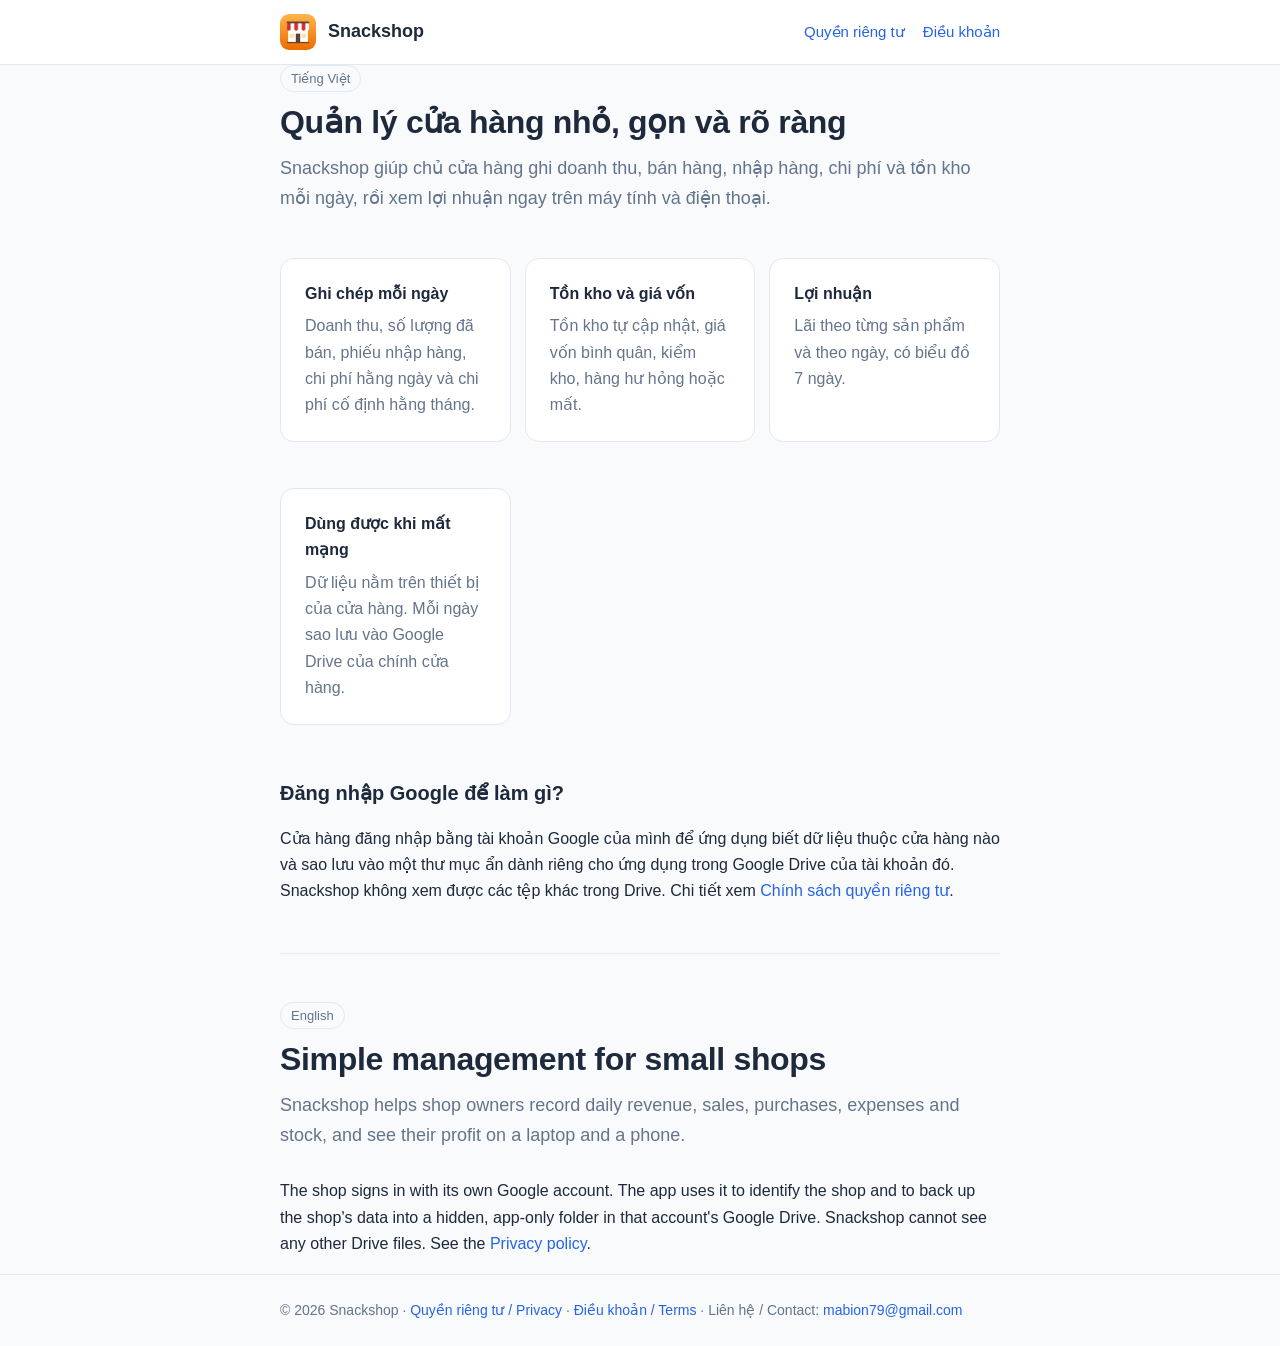
<file: index.html>
<!doctype html>
<html lang="vi">
<head>
<meta charset="utf-8">
<meta name="viewport" content="width=device-width, initial-scale=1">
<title>Snackshop — Quản lý cửa hàng nhỏ</title>
<meta name="description" content="Snackshop: ứng dụng quản lý doanh thu, bán hàng, nhập hàng, chi phí và tồn kho cho cửa hàng nhỏ. Hoạt động ngoại tuyến, sao lưu vào Google Drive của chính cửa hàng.">
<link rel="icon" href="icon.png">
<link rel="stylesheet" href="style.css">
</head>
<body>
<header><div class="wrap bar">
  <img src="icon.png" alt="">
  <b>Snackshop</b>
  <nav><a href="privacy.html">Quyền riêng tư</a><a href="terms.html">Điều khoản</a></nav>
</div></header>

<main class="wrap">
  <span class="lang">Tiếng Việt</span>
  <h1>Quản lý cửa hàng nhỏ, gọn và rõ ràng</h1>
  <p class="lead">Snackshop giúp chủ cửa hàng ghi doanh thu, bán hàng, nhập hàng, chi phí và tồn kho mỗi ngày, rồi xem lợi nhuận ngay trên máy tính và điện thoại.</p>

  <div class="grid">
    <div class="card"><h3>Ghi chép mỗi ngày</h3><p>Doanh thu, số lượng đã bán, phiếu nhập hàng, chi phí hằng ngày và chi phí cố định hằng tháng.</p></div>
    <div class="card"><h3>Tồn kho và giá vốn</h3><p>Tồn kho tự cập nhật, giá vốn bình quân, kiểm kho, hàng hư hỏng hoặc mất.</p></div>
    <div class="card"><h3>Lợi nhuận</h3><p>Lãi theo từng sản phẩm và theo ngày, có biểu đồ 7 ngày.</p></div>
    <div class="card"><h3>Dùng được khi mất mạng</h3><p>Dữ liệu nằm trên thiết bị của cửa hàng. Mỗi ngày sao lưu vào Google Drive của chính cửa hàng.</p></div>
  </div>

  <h2>Đăng nhập Google để làm gì?</h2>
  <p>Cửa hàng đăng nhập bằng tài khoản Google của mình để ứng dụng biết dữ liệu thuộc cửa hàng nào và sao lưu vào một thư mục ẩn dành riêng cho ứng dụng trong Google Drive của tài khoản đó. Snackshop không xem được các tệp khác trong Drive. Chi tiết xem <a href="privacy.html">Chính sách quyền riêng tư</a>.</p>

  <hr>

  <span class="lang">English</span>
  <h1>Simple management for small shops</h1>
  <p class="lead">Snackshop helps shop owners record daily revenue, sales, purchases, expenses and stock, and see their profit on a laptop and a phone.</p>
  <p>The shop signs in with its own Google account. The app uses it to identify the shop and to back up the shop's data into a hidden, app-only folder in that account's Google Drive. Snackshop cannot see any other Drive files. See the <a href="privacy.html#en">Privacy policy</a>.</p>
</main>

<footer><div class="wrap">© 2026 Snackshop · <a href="privacy.html">Quyền riêng tư / Privacy</a> · <a href="terms.html">Điều khoản / Terms</a> · Liên hệ / Contact: <a href="mailto:mabion79@gmail.com">mabion79@gmail.com</a></div></footer>
</body>
</html>
</file>
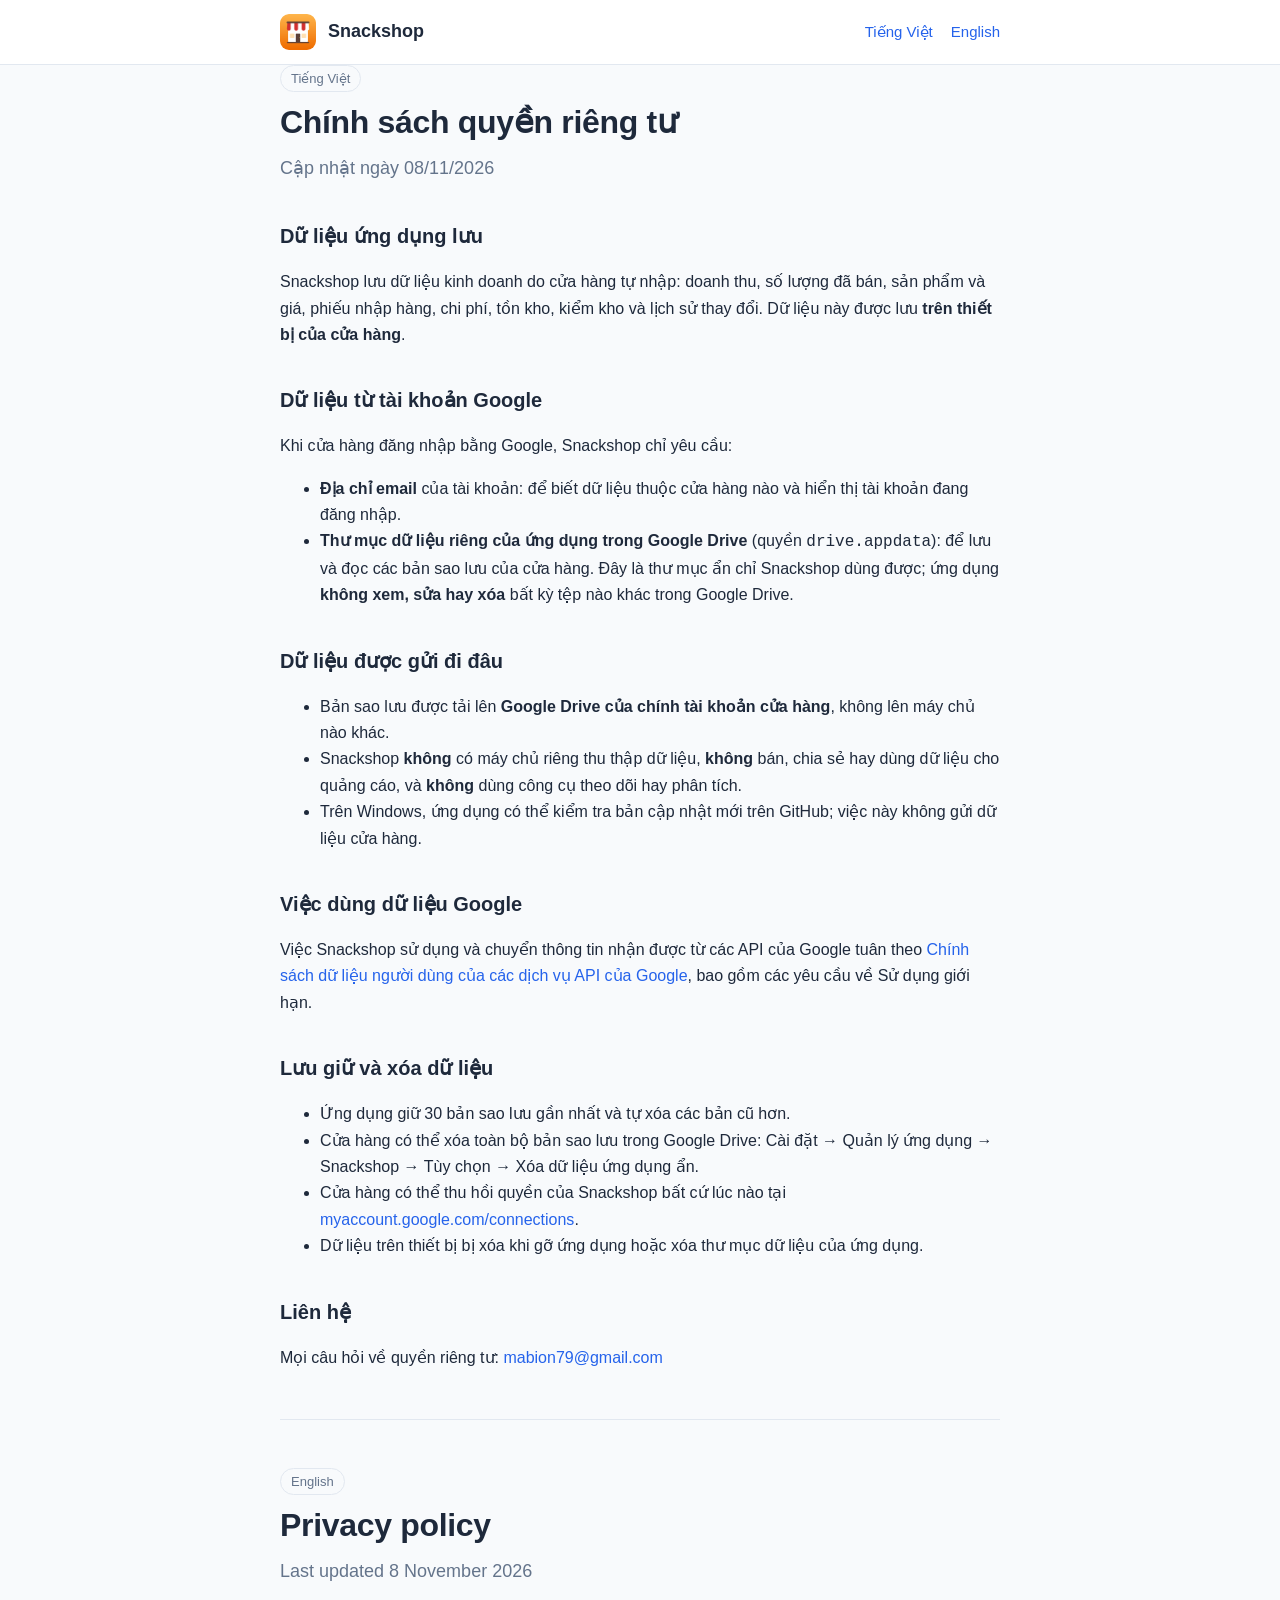
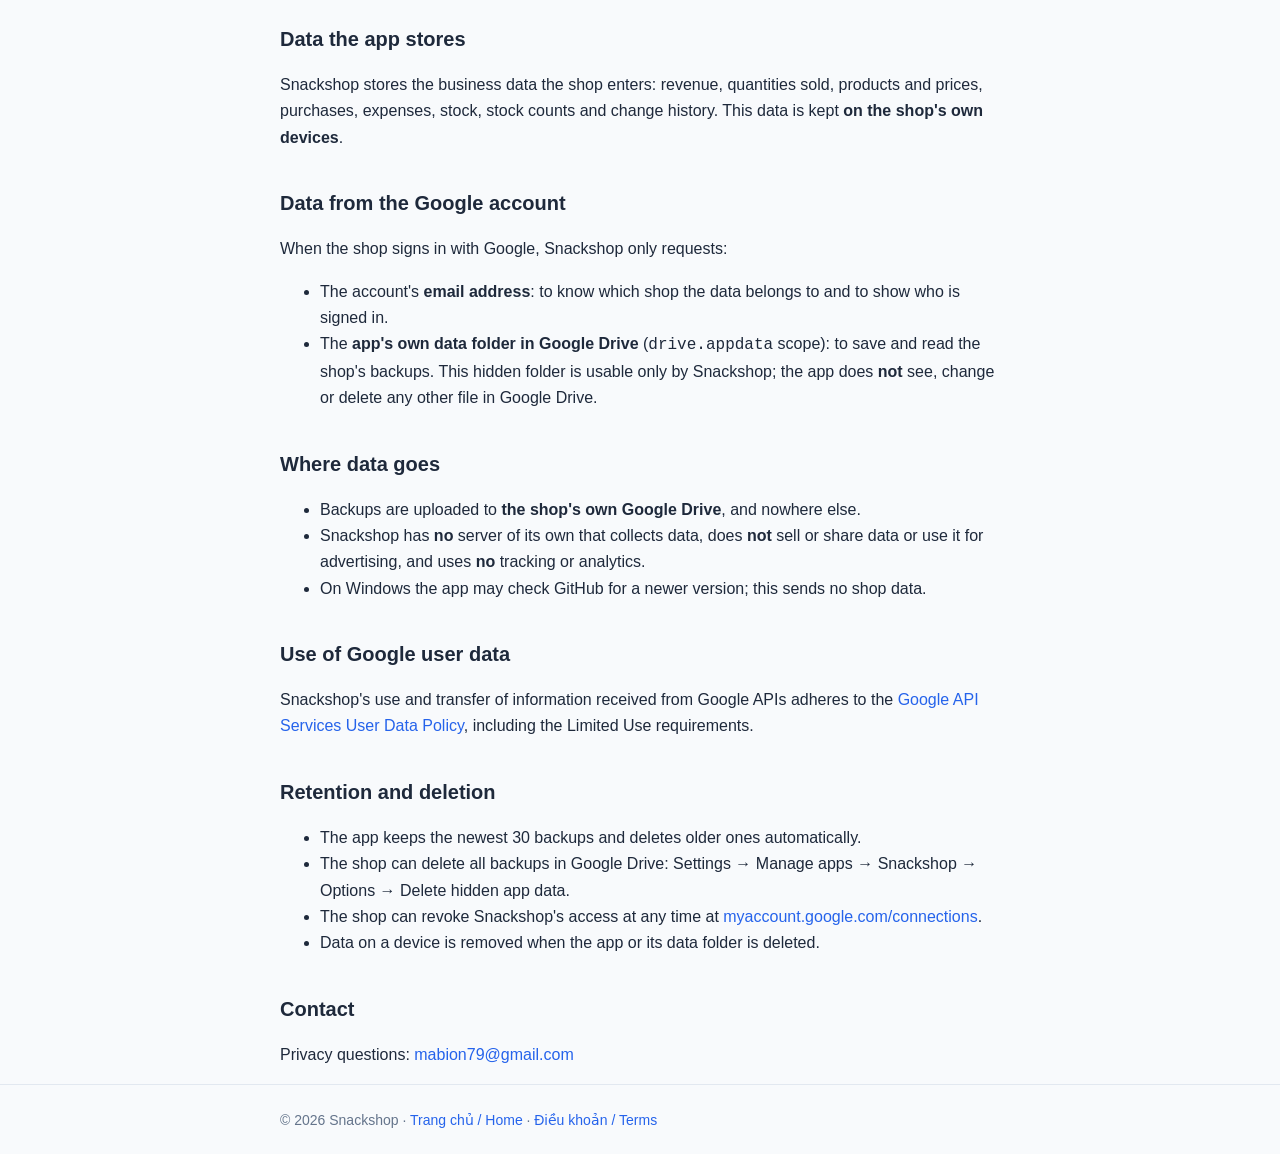
<file: privacy.html>
<!doctype html>
<html lang="vi">
<head>
<meta charset="utf-8">
<meta name="viewport" content="width=device-width, initial-scale=1">
<title>Chính sách quyền riêng tư — Snackshop</title>
<link rel="icon" href="icon.png">
<link rel="stylesheet" href="style.css">
</head>
<body>
<header><div class="wrap bar">
  <img src="icon.png" alt="">
  <b><a href="index.html" style="color:inherit">Snackshop</a></b>
  <nav><a href="#vi">Tiếng Việt</a><a href="#en">English</a></nav>
</div></header>

<main class="wrap">
  <section id="vi">
  <span class="lang">Tiếng Việt</span>
  <h1>Chính sách quyền riêng tư</h1>
  <p class="lead">Cập nhật ngày 08/11/2026</p>

  <h2>Dữ liệu ứng dụng lưu</h2>
  <p>Snackshop lưu dữ liệu kinh doanh do cửa hàng tự nhập: doanh thu, số lượng đã bán, sản phẩm và giá, phiếu nhập hàng, chi phí, tồn kho, kiểm kho và lịch sử thay đổi. Dữ liệu này được lưu <b>trên thiết bị của cửa hàng</b>.</p>

  <h2>Dữ liệu từ tài khoản Google</h2>
  <p>Khi cửa hàng đăng nhập bằng Google, Snackshop chỉ yêu cầu:</p>
  <ul>
    <li><b>Địa chỉ email</b> của tài khoản: để biết dữ liệu thuộc cửa hàng nào và hiển thị tài khoản đang đăng nhập.</li>
    <li><b>Thư mục dữ liệu riêng của ứng dụng trong Google Drive</b> (quyền <code>drive.appdata</code>): để lưu và đọc các bản sao lưu của cửa hàng. Đây là thư mục ẩn chỉ Snackshop dùng được; ứng dụng <b>không xem, sửa hay xóa</b> bất kỳ tệp nào khác trong Google Drive.</li>
  </ul>

  <h2>Dữ liệu được gửi đi đâu</h2>
  <ul>
    <li>Bản sao lưu được tải lên <b>Google Drive của chính tài khoản cửa hàng</b>, không lên máy chủ nào khác.</li>
    <li>Snackshop <b>không</b> có máy chủ riêng thu thập dữ liệu, <b>không</b> bán, chia sẻ hay dùng dữ liệu cho quảng cáo, và <b>không</b> dùng công cụ theo dõi hay phân tích.</li>
    <li>Trên Windows, ứng dụng có thể kiểm tra bản cập nhật mới trên GitHub; việc này không gửi dữ liệu cửa hàng.</li>
  </ul>

  <h2>Việc dùng dữ liệu Google</h2>
  <p>Việc Snackshop sử dụng và chuyển thông tin nhận được từ các API của Google tuân theo <a href="https://developers.google.com/terms/api-services-user-data-policy">Chính sách dữ liệu người dùng của các dịch vụ API của Google</a>, bao gồm các yêu cầu về Sử dụng giới hạn.</p>

  <h2>Lưu giữ và xóa dữ liệu</h2>
  <ul>
    <li>Ứng dụng giữ 30 bản sao lưu gần nhất và tự xóa các bản cũ hơn.</li>
    <li>Cửa hàng có thể xóa toàn bộ bản sao lưu trong Google Drive: Cài đặt → Quản lý ứng dụng → Snackshop → Tùy chọn → Xóa dữ liệu ứng dụng ẩn.</li>
    <li>Cửa hàng có thể thu hồi quyền của Snackshop bất cứ lúc nào tại <a href="https://myaccount.google.com/connections">myaccount.google.com/connections</a>.</li>
    <li>Dữ liệu trên thiết bị bị xóa khi gỡ ứng dụng hoặc xóa thư mục dữ liệu của ứng dụng.</li>
  </ul>

  <h2>Liên hệ</h2>
  <p>Mọi câu hỏi về quyền riêng tư: <a href="mailto:mabion79@gmail.com">mabion79@gmail.com</a></p>
  </section>

  <hr>

  <section id="en">
  <span class="lang">English</span>
  <h1>Privacy policy</h1>
  <p class="lead">Last updated 8 November 2026</p>

  <h2>Data the app stores</h2>
  <p>Snackshop stores the business data the shop enters: revenue, quantities sold, products and prices, purchases, expenses, stock, stock counts and change history. This data is kept <b>on the shop's own devices</b>.</p>

  <h2>Data from the Google account</h2>
  <p>When the shop signs in with Google, Snackshop only requests:</p>
  <ul>
    <li>The account's <b>email address</b>: to know which shop the data belongs to and to show who is signed in.</li>
    <li>The <b>app's own data folder in Google Drive</b> (<code>drive.appdata</code> scope): to save and read the shop's backups. This hidden folder is usable only by Snackshop; the app does <b>not</b> see, change or delete any other file in Google Drive.</li>
  </ul>

  <h2>Where data goes</h2>
  <ul>
    <li>Backups are uploaded to <b>the shop's own Google Drive</b>, and nowhere else.</li>
    <li>Snackshop has <b>no</b> server of its own that collects data, does <b>not</b> sell or share data or use it for advertising, and uses <b>no</b> tracking or analytics.</li>
    <li>On Windows the app may check GitHub for a newer version; this sends no shop data.</li>
  </ul>

  <h2>Use of Google user data</h2>
  <p>Snackshop's use and transfer of information received from Google APIs adheres to the <a href="https://developers.google.com/terms/api-services-user-data-policy">Google API Services User Data Policy</a>, including the Limited Use requirements.</p>

  <h2>Retention and deletion</h2>
  <ul>
    <li>The app keeps the newest 30 backups and deletes older ones automatically.</li>
    <li>The shop can delete all backups in Google Drive: Settings → Manage apps → Snackshop → Options → Delete hidden app data.</li>
    <li>The shop can revoke Snackshop's access at any time at <a href="https://myaccount.google.com/connections">myaccount.google.com/connections</a>.</li>
    <li>Data on a device is removed when the app or its data folder is deleted.</li>
  </ul>

  <h2>Contact</h2>
  <p>Privacy questions: <a href="mailto:mabion79@gmail.com">mabion79@gmail.com</a></p>
  </section>
</main>

<footer><div class="wrap">© 2026 Snackshop · <a href="index.html">Trang chủ / Home</a> · <a href="terms.html">Điều khoản / Terms</a></div></footer>
</body>
</html>
</file>
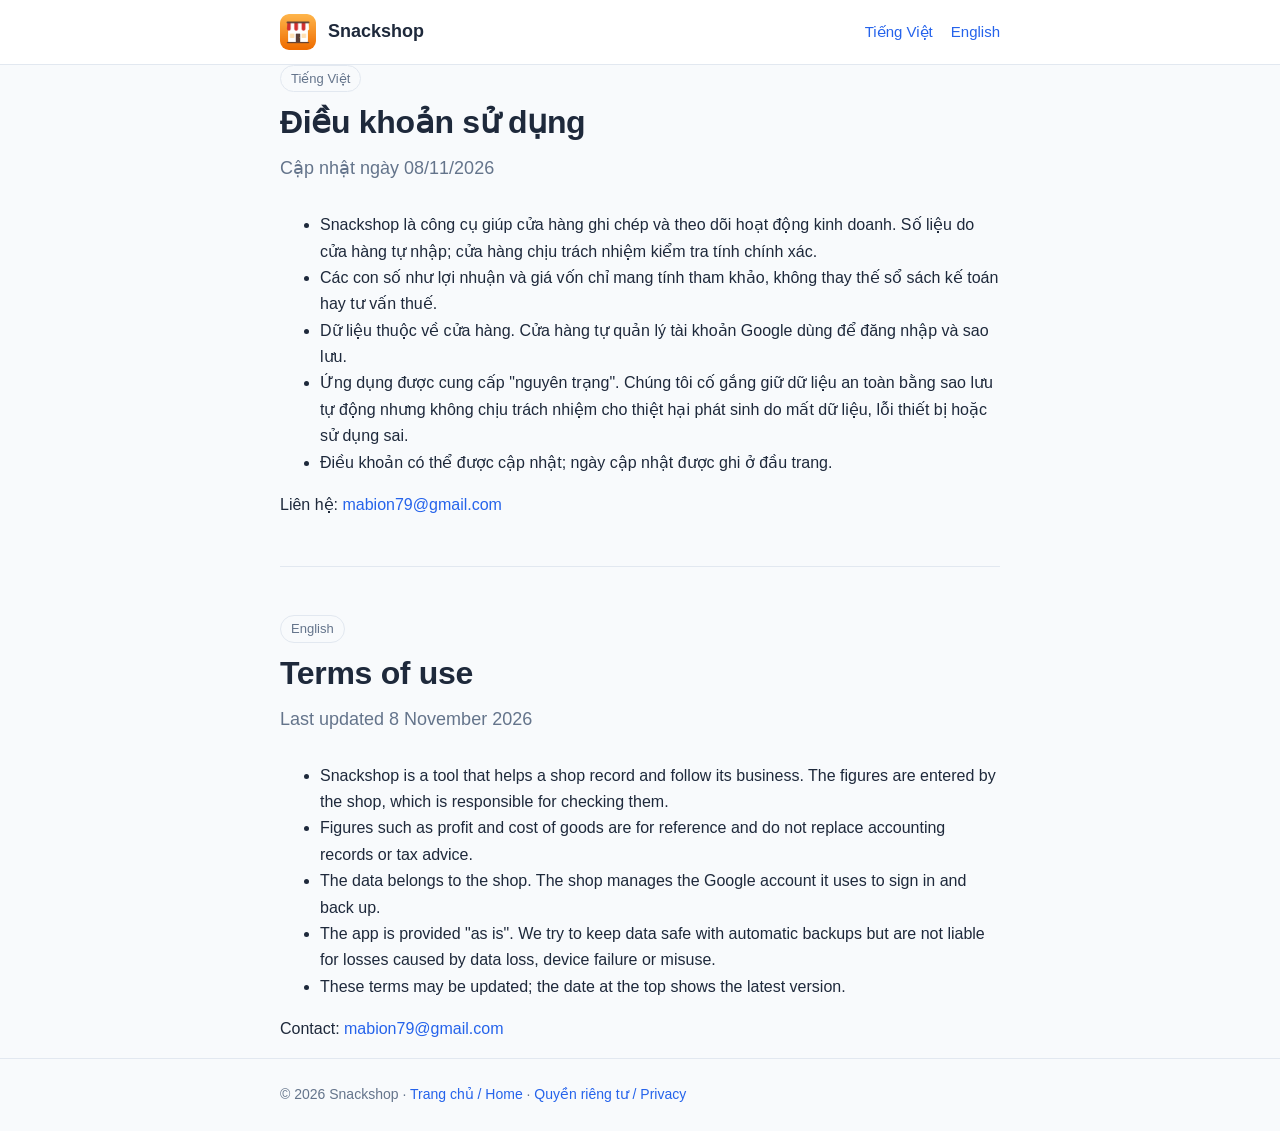
<file: terms.html>
<!doctype html>
<html lang="vi">
<head>
<meta charset="utf-8">
<meta name="viewport" content="width=device-width, initial-scale=1">
<title>Điều khoản sử dụng — Snackshop</title>
<link rel="icon" href="icon.png">
<link rel="stylesheet" href="style.css">
</head>
<body>
<header><div class="wrap bar">
  <img src="icon.png" alt="">
  <b><a href="index.html" style="color:inherit">Snackshop</a></b>
  <nav><a href="#vi">Tiếng Việt</a><a href="#en">English</a></nav>
</div></header>

<main class="wrap">
  <section id="vi">
  <span class="lang">Tiếng Việt</span>
  <h1>Điều khoản sử dụng</h1>
  <p class="lead">Cập nhật ngày 08/11/2026</p>
  <ul>
    <li>Snackshop là công cụ giúp cửa hàng ghi chép và theo dõi hoạt động kinh doanh. Số liệu do cửa hàng tự nhập; cửa hàng chịu trách nhiệm kiểm tra tính chính xác.</li>
    <li>Các con số như lợi nhuận và giá vốn chỉ mang tính tham khảo, không thay thế sổ sách kế toán hay tư vấn thuế.</li>
    <li>Dữ liệu thuộc về cửa hàng. Cửa hàng tự quản lý tài khoản Google dùng để đăng nhập và sao lưu.</li>
    <li>Ứng dụng được cung cấp "nguyên trạng". Chúng tôi cố gắng giữ dữ liệu an toàn bằng sao lưu tự động nhưng không chịu trách nhiệm cho thiệt hại phát sinh do mất dữ liệu, lỗi thiết bị hoặc sử dụng sai.</li>
    <li>Điều khoản có thể được cập nhật; ngày cập nhật được ghi ở đầu trang.</li>
  </ul>
  <p>Liên hệ: <a href="mailto:mabion79@gmail.com">mabion79@gmail.com</a></p>
  </section>

  <hr>

  <section id="en">
  <span class="lang">English</span>
  <h1>Terms of use</h1>
  <p class="lead">Last updated 8 November 2026</p>
  <ul>
    <li>Snackshop is a tool that helps a shop record and follow its business. The figures are entered by the shop, which is responsible for checking them.</li>
    <li>Figures such as profit and cost of goods are for reference and do not replace accounting records or tax advice.</li>
    <li>The data belongs to the shop. The shop manages the Google account it uses to sign in and back up.</li>
    <li>The app is provided "as is". We try to keep data safe with automatic backups but are not liable for losses caused by data loss, device failure or misuse.</li>
    <li>These terms may be updated; the date at the top shows the latest version.</li>
  </ul>
  <p>Contact: <a href="mailto:mabion79@gmail.com">mabion79@gmail.com</a></p>
  </section>
</main>

<footer><div class="wrap">© 2026 Snackshop · <a href="index.html">Trang chủ / Home</a> · <a href="privacy.html">Quyền riêng tư / Privacy</a></div></footer>
</body>
</html>
</file>
<file: style.css>
:root{--bg:#F8FAFC;--surface:#fff;--text:#1E293B;--muted:#64748B;--border:#E2E8F0;--primary:#2563EB;--accent:#EA6A0A}
*{box-sizing:border-box}
body{margin:0;background:var(--bg);color:var(--text);font:16px/1.65 -apple-system,BlinkMacSystemFont,"Segoe UI",Roboto,"Helvetica Neue",Arial,sans-serif}
header{background:var(--surface);border-bottom:1px solid var(--border)}
.wrap{max-width:760px;margin:0 auto;padding:0 20px}
.bar{display:flex;align-items:center;gap:12px;height:64px}
.bar img{width:36px;height:36px;border-radius:9px}
.bar b{font-size:18px}
.bar nav{margin-left:auto;display:flex;gap:18px;font-size:15px}
a{color:var(--primary);text-decoration:none}a:hover{text-decoration:underline}
main{padding:40px 0 64px}
h1{font-size:32px;line-height:1.25;margin:0 0 12px;letter-spacing:-.01em}
h2{font-size:20px;margin:36px 0 8px}
p,li{color:var(--text)}
.lead{font-size:18px;color:var(--muted);margin:0 0 28px}
.card{background:var(--surface);border:1px solid var(--border);border-radius:14px;padding:22px 24px;margin:16px 0}
.card h3{margin:0 0 6px;font-size:16px}
.card p{margin:0;color:var(--muted)}
.grid{display:grid;grid-template-columns:repeat(auto-fit,minmax(220px,1fr));gap:14px}
.lang{display:inline-block;font-size:13px;color:var(--muted);border:1px solid var(--border);border-radius:999px;padding:2px 10px;margin-bottom:10px}
hr{border:0;border-top:1px solid var(--border);margin:48px 0}
footer{border-top:1px solid var(--border);color:var(--muted);font-size:14px;padding:24px 0}
</file>
